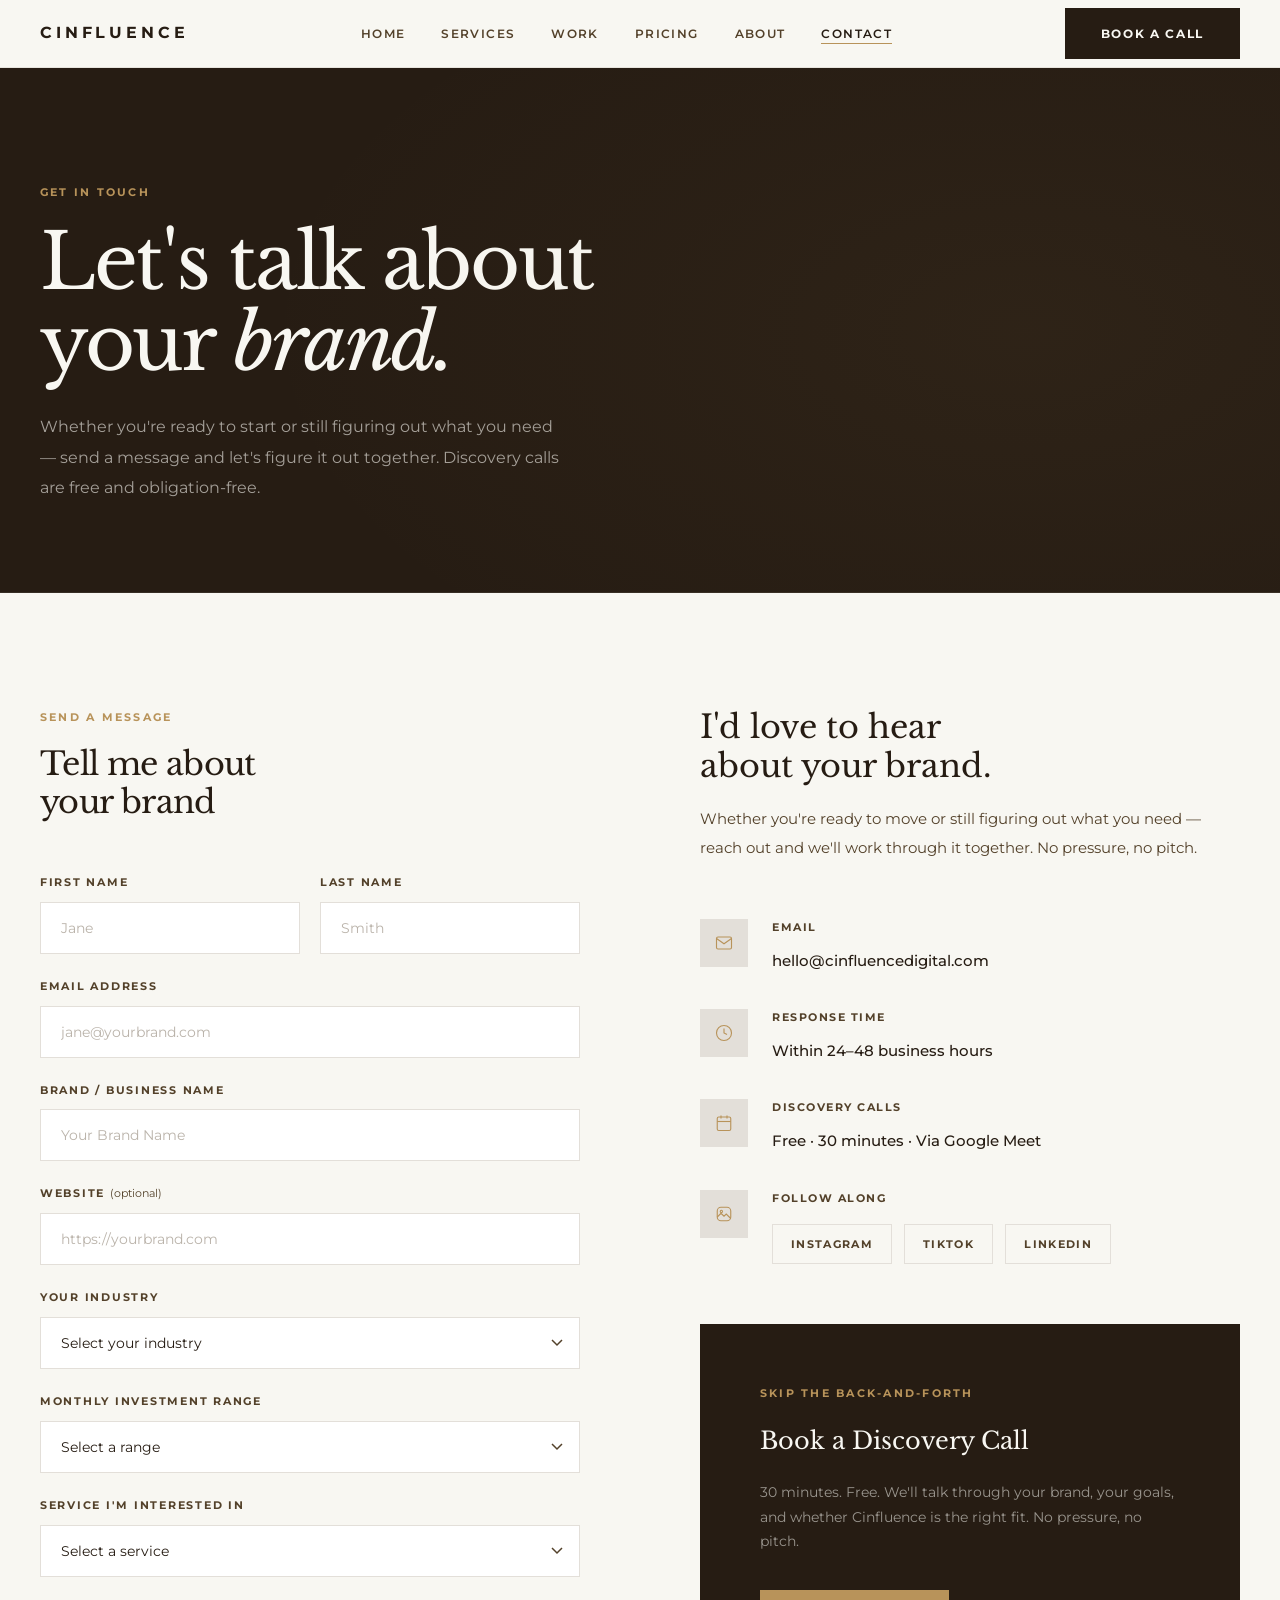
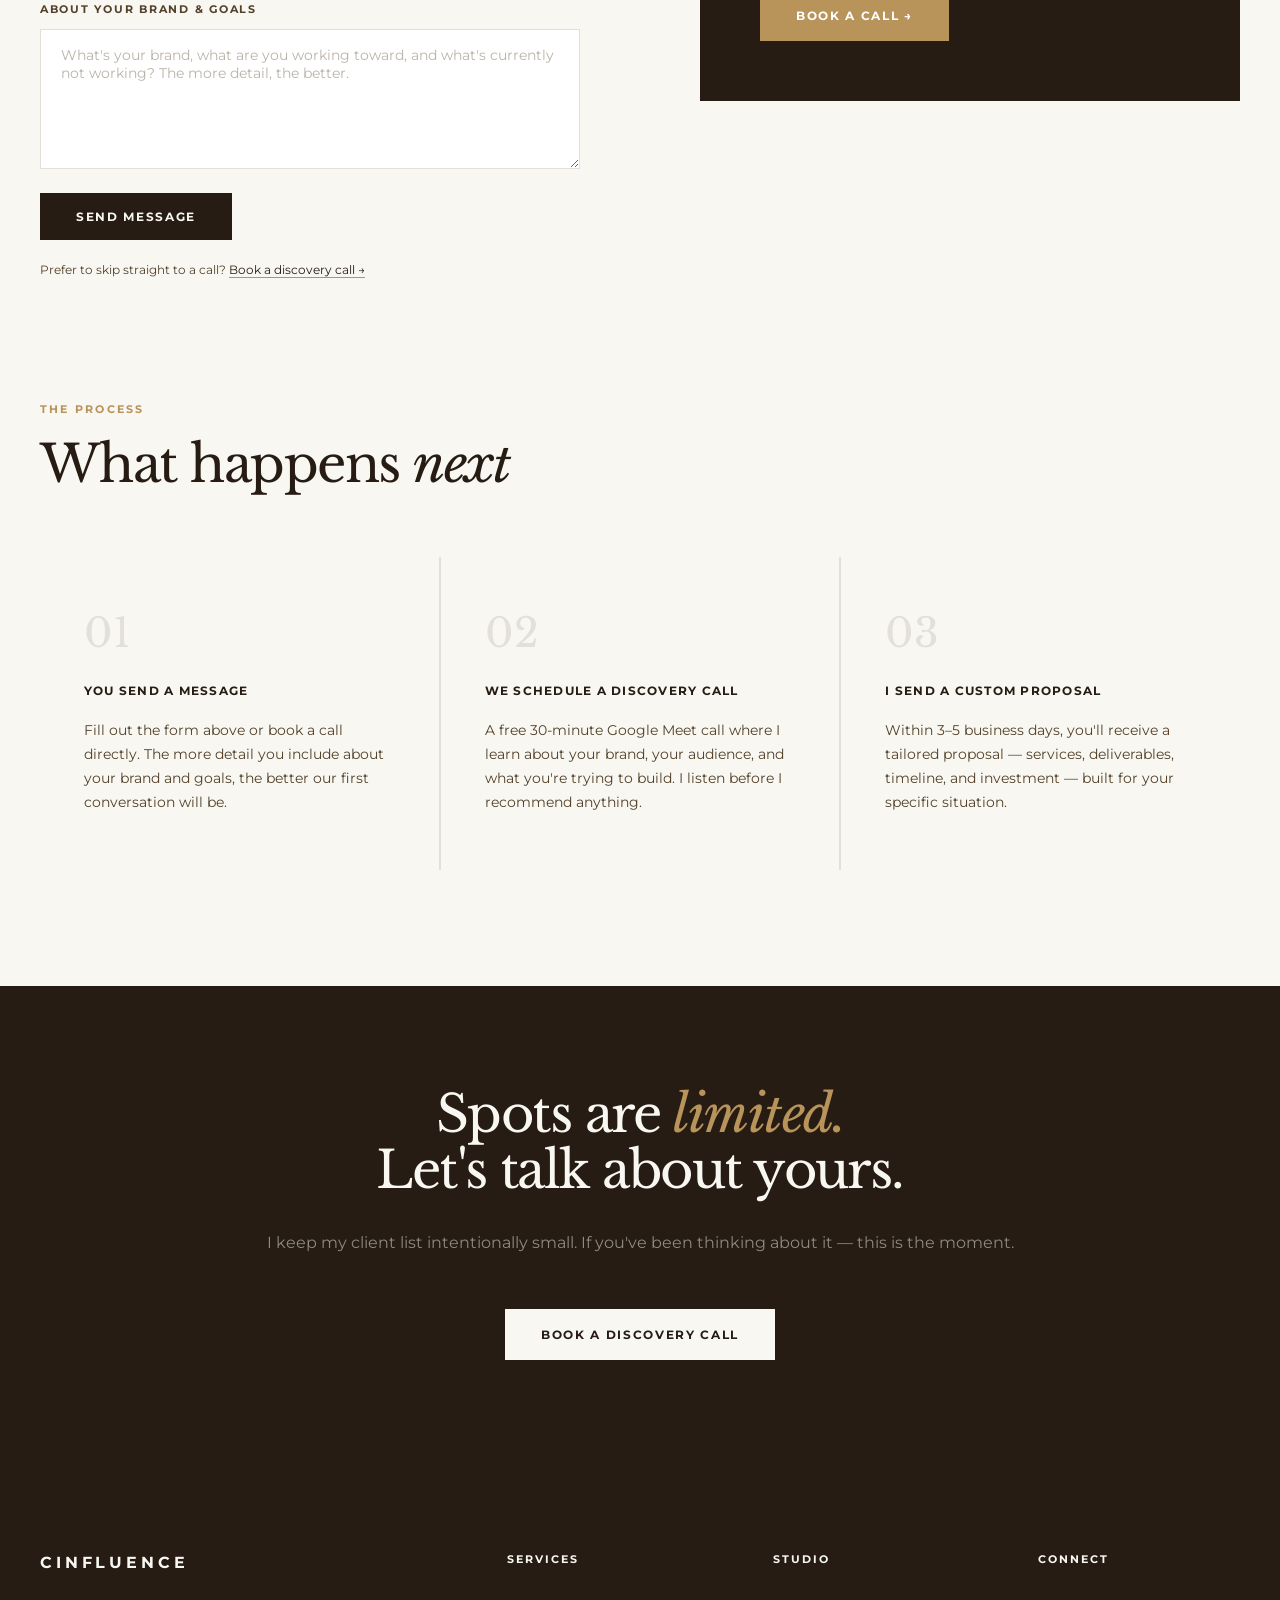
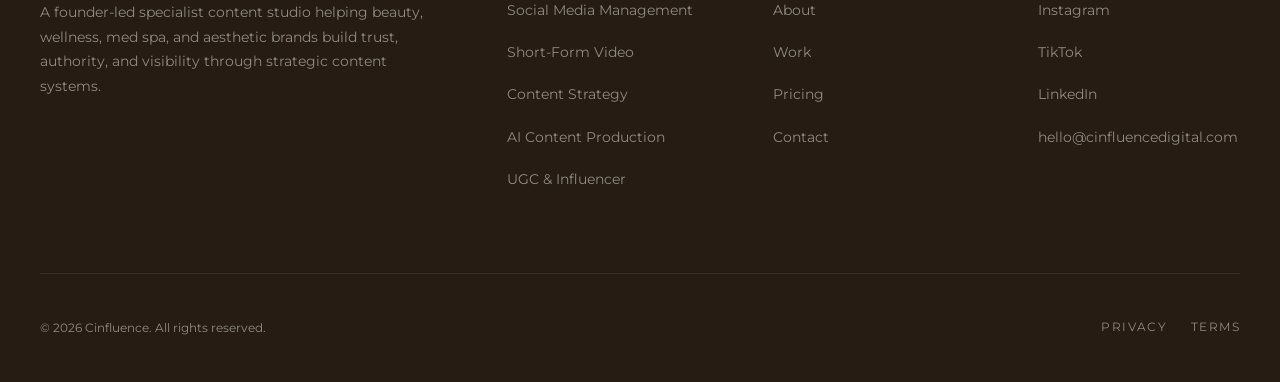
<file: contact.html>
<!DOCTYPE html>
<html lang="en">
<head>
<meta charset="UTF-8"/>
<meta name="viewport" content="width=device-width, initial-scale=1.0"/>
<title>Contact — Cinfluence</title>
<meta name="description" content="Book a free discovery call or send a message. I work with beauty, wellness, med spa, and aesthetic brands — let's talk about yours."/>
<link rel="stylesheet" href="style.css"/>
<style>
.contact-layout {
  display: grid;
  grid-template-columns: 1fr 1fr;
  gap: 120px;
  align-items: start;
}

/* Form */
.contact-form { display: flex; flex-direction: column; gap: 24px; }
.form-row { display: grid; grid-template-columns: 1fr 1fr; gap: 20px; }
.form-group { display: flex; flex-direction: column; gap: 10px; }
.form-group label {
  font-size: .68rem;
  font-weight: 700;
  letter-spacing: .16em;
  text-transform: uppercase;
  color: var(--taupe);
}
.form-group input,
.form-group select,
.form-group textarea {
  background: var(--white);
  border: 1px solid var(--stone);
  padding: 16px 20px;
  font-family: var(--ff-sans);
  font-size: .9rem;
  color: var(--espresso);
  outline: none;
  transition: border-color .2s;
  width: 100%;
  appearance: none;
  -webkit-appearance: none;
}
.form-group input::placeholder,
.form-group textarea::placeholder { color: rgba(83,65,42,.4); }
.form-group input:focus,
.form-group select:focus,
.form-group textarea:focus { border-color: var(--gold); }
.form-group textarea { resize: vertical; min-height: 140px; }
.form-group select { background-image: url("data:image/svg+xml,%3Csvg xmlns='http://www.w3.org/2000/svg' width='12' height='8' viewBox='0 0 12 8'%3E%3Cpath d='M1 1l5 5 5-5' stroke='%2353412A' fill='none' stroke-width='1.5'/%3E%3C/svg%3E"); background-repeat: no-repeat; background-position: right 16px center; padding-right: 40px; }
.form-note { font-size: .75rem; color: var(--taupe); margin-top: -4px; }
.form-note a { color: var(--espresso); border-bottom: 1px solid var(--gold); }
.form-success { display: none; text-align: center; padding: 60px 48px; background: var(--stone); }
.form-success h3 { font-family: var(--ff-serif); font-size: 1.6rem; margin-bottom: 20px; }
.form-success p  { font-size: .9rem; color: var(--taupe); }

/* Contact info */
.contact-info-col h2 { font-family: var(--ff-serif); font-size: 2rem; font-weight: 400; margin-bottom: 20px; line-height: 1.2; }
.contact-info-col > p { color: var(--taupe); line-height: 1.9; font-size: .95rem; margin-bottom: 56px; }
.contact-details { display: flex; flex-direction: column; gap: 36px; }
.contact-detail-item { display: flex; gap: 24px; align-items: flex-start; }
.contact-detail-icon {
  width: 48px; height: 48px;
  background: var(--stone);
  display: flex; align-items: center; justify-content: center;
  flex-shrink: 0;
}
.contact-detail-title { font-size: .68rem; font-weight: 700; letter-spacing: .14em; text-transform: uppercase; color: var(--taupe); margin-bottom: 12px; display: block; }
.contact-detail-val { font-size: .92rem; color: var(--espresso); font-weight: 500; }
.contact-detail-val a { color: var(--espresso); border-bottom: 1px solid transparent; transition: border-color .2s; }
.contact-detail-val a:hover { border-color: var(--gold); }
.social-links { display: flex; gap: 12px; margin-top: 16px; flex-wrap: wrap; }
.social-link {
  font-size: .7rem; font-weight: 700; letter-spacing: .12em; text-transform: uppercase;
  padding: 10px 18px;
  border: 1px solid var(--stone);
  color: var(--taupe);
  transition: all .2s;
}
.social-link:hover { background: var(--espresso); color: var(--ivory); border-color: var(--espresso); }

/* Calendly block */
.calendly-block {
  background: var(--espresso);
  padding: 60px;
  margin-top: 60px;
  position: relative;
}
.calendly-block .label { color: var(--gold); display: block; margin-bottom: 18px; }
.calendly-block h3 { font-family: var(--ff-serif); font-size: 1.5rem; font-weight: 400; color: var(--ivory); margin-bottom: 20px; }
.calendly-block p  { font-size: .85rem; color: rgba(248,247,242,.55); margin-bottom: 36px; line-height: 1.8; }

/* What to expect */
.expect-grid { display: grid; grid-template-columns: repeat(3,1fr); gap: 2px; background: var(--stone); margin-top: 64px; }
.expect-item {
  background: var(--ivory);
  padding: 56px 44px;
}
.expect-num { font-family: var(--ff-serif); font-size: 2.5rem; font-weight: 400; color: var(--stone); line-height: 1; margin-bottom: 28px; }
.expect-item h4 { font-size: .78rem; font-weight: 700; letter-spacing: .1em; text-transform: uppercase; margin-bottom: 18px; }
.expect-item p  { font-size: .85rem; color: var(--taupe); line-height: 1.75; }

@media (max-width: 1024px) {
  .contact-layout { grid-template-columns: 1fr; gap: 60px; }
  .expect-grid { grid-template-columns: 1fr; }
  .form-row { grid-template-columns: 1fr; }
}
</style>
</head>
<body>

<nav id="navbar">
  <div class="nav-inner">
    <a href="index.html" class="nav-logo">Cinfluence</a>
    <ul class="nav-links">
      <li><a href="index.html">Home</a></li>
      <li><a href="services.html">Services</a></li>
      <li><a href="work.html">Work</a></li>
      <li><a href="pricing.html">Pricing</a></li>
      <li><a href="about.html">About</a></li>
      <li><a href="contact.html" class="active">Contact</a></li>
    </ul>
    <div class="nav-cta">
      <a href="https://calendly.com/hyacinth-cinfluencedigital/discovery-call" target="_blank" class="btn btn-primary">Book a Call</a>
      <button class="hamburger" onclick="openMenu()" aria-label="Open menu"><span></span><span></span><span></span></button>
    </div>
  </div>
</nav>
<div class="mobile-menu" id="mobileMenu" role="dialog" aria-label="Navigation menu">
  <button class="mobile-close" onclick="closeMenu()" aria-label="Close menu">✕</button>
  <a href="index.html" onclick="closeMenu()">Home</a>
  <a href="services.html" onclick="closeMenu()">Services</a>
  <a href="work.html" onclick="closeMenu()">Work</a>
  <a href="pricing.html" onclick="closeMenu()">Pricing</a>
  <a href="about.html" onclick="closeMenu()">About</a>
  <a href="contact.html" onclick="closeMenu()">Contact</a>
  <a href="https://calendly.com/hyacinth-cinfluencedigital/discovery-call" target="_blank" class="btn btn-primary" onclick="closeMenu()">Book a Call</a>
</div>

<div class="nav-offset">
  <div class="page-hero">
    <div class="page-hero-bg"></div>
    <div class="container">
      <span class="label">Get In Touch</span>
      <h1 class="heading-xl">Let's talk about<br>your <em>brand.</em></h1>
      <p>Whether you're ready to start or still figuring out what you need — send a message and let's figure it out together. Discovery calls are free and obligation-free.</p>
    </div>
  </div>
</div>

<!-- ── CONTACT SECTION ────────────────────────────────── -->
<section class="section">
  <div class="container">
    <div class="contact-layout">

      <!-- Form -->
      <div class="fade-up">
        <div class="section-header" style="margin-bottom:52px">
          <span class="label">Send a Message</span>
          <h2 class="heading-md">Tell me about<br>your brand</h2>
        </div>

        <div class="form-success" id="formSuccess" role="alert">
          <svg width="40" height="40" viewBox="0 0 24 24" fill="none" stroke="var(--gold)" stroke-width="1.5" style="margin:0 auto 16px" aria-hidden="true"><polyline points="20 6 9 17 4 12"/></svg>
          <h3>Message Received</h3>
          <p>Thanks for reaching out. I'll be in touch within 24–48 business hours.</p>
        </div>

        <form class="contact-form" id="contactForm" onsubmit="handleSubmit(event)" novalidate>
          <div class="form-row">
            <div class="form-group">
              <label for="first_name">First Name</label>
              <input type="text" id="first_name" name="first_name" placeholder="Jane" required autocomplete="given-name"/>
            </div>
            <div class="form-group">
              <label for="last_name">Last Name</label>
              <input type="text" id="last_name" name="last_name" placeholder="Smith" required autocomplete="family-name"/>
            </div>
          </div>
          <div class="form-group">
            <label for="email">Email Address</label>
            <input type="email" id="email" name="email" placeholder="jane@yourbrand.com" required autocomplete="email"/>
          </div>
          <div class="form-group">
            <label for="brand">Brand / Business Name</label>
            <input type="text" id="brand" name="brand" placeholder="Your Brand Name" required/>
          </div>
          <div class="form-group">
            <label for="website">Website <span style="font-weight:400;text-transform:none;letter-spacing:0">(optional)</span></label>
            <input type="url" id="website" name="website" placeholder="https://yourbrand.com" autocomplete="url"/>
          </div>
          <div class="form-group">
            <label for="industry">Your Industry</label>
            <select id="industry" name="industry" required>
              <option value="" disabled selected>Select your industry</option>
              <option>Medical Aesthetics / Aesthetic Clinic</option>
              <option>Med Spa</option>
              <option>Beauty Clinic or Studio</option>
              <option>Wellness Studio</option>
              <option>Skincare Brand</option>
              <option>Cosmetic Practice</option>
              <option>Fashion / Apparel</option>
              <option>Lifestyle / E-Commerce</option>
              <option>Other</option>
            </select>
          </div>
          <div class="form-group">
            <label for="budget">Monthly Investment Range</label>
            <select id="budget" name="budget" required>
              <option value="" disabled selected>Select a range</option>
              <option>Under $800/mo</option>
              <option>$800/mo — Starter</option>
              <option>$1,500/mo — Growth</option>
              <option>$2,500/mo — Premium</option>
              <option>Not sure yet</option>
            </select>
          </div>
          <div class="form-group">
            <label for="service">Service I'm Interested In</label>
            <select id="service" name="service" required>
              <option value="" disabled selected>Select a service</option>
              <option>Social Media Management</option>
              <option>Short-Form Video Production</option>
              <option>Content Strategy</option>
              <option>AI Content Production</option>
              <option>UGC &amp; Influencer Partnerships</option>
              <option>Custom Proposal</option>
            </select>
          </div>
          <div class="form-group">
            <label for="message">About Your Brand &amp; Goals</label>
            <textarea id="message" name="message" placeholder="What's your brand, what are you working toward, and what's currently not working? The more detail, the better." required></textarea>
          </div>
          <button type="submit" class="btn btn-primary" style="align-self:flex-start">Send Message</button>
          <p class="form-note">Prefer to skip straight to a call? <a href="https://calendly.com/hyacinth-cinfluencedigital/discovery-call" target="_blank">Book a discovery call →</a></p>
        </form>
      </div>

      <!-- Info Column -->
      <div class="fade-up">
        <div class="contact-info-col">
          <h2>I'd love to hear<br>about your brand.</h2>
          <p>Whether you're ready to move or still figuring out what you need — reach out and we'll work through it together. No pressure, no pitch.</p>

          <div class="contact-details">
            <div class="contact-detail-item">
              <div class="contact-detail-icon">
                <svg width="18" height="18" viewBox="0 0 24 24" fill="none" stroke="var(--gold)" stroke-width="1.5" aria-hidden="true"><path d="M4 4h16c1.1 0 2 .9 2 2v12c0 1.1-.9 2-2 2H4c-1.1 0-2-.9-2-2V6c0-1.1.9-2 2-2z"/><polyline points="22,6 12,13 2,6"/></svg>
              </div>
              <div>
                <span class="contact-detail-title">Email</span>
                <div class="contact-detail-val"><a href="mailto:hello@cinfluencedigital.com">hello@cinfluencedigital.com</a></div>
              </div>
            </div>
            <div class="contact-detail-item">
              <div class="contact-detail-icon">
                <svg width="18" height="18" viewBox="0 0 24 24" fill="none" stroke="var(--gold)" stroke-width="1.5" aria-hidden="true"><circle cx="12" cy="12" r="10"/><polyline points="12 6 12 12 16 14"/></svg>
              </div>
              <div>
                <span class="contact-detail-title">Response Time</span>
                <div class="contact-detail-val">Within 24–48 business hours</div>
              </div>
            </div>
            <div class="contact-detail-item">
              <div class="contact-detail-icon">
                <svg width="18" height="18" viewBox="0 0 24 24" fill="none" stroke="var(--gold)" stroke-width="1.5" aria-hidden="true"><rect x="3" y="4" width="18" height="18" rx="2"/><line x1="16" y1="2" x2="16" y2="6"/><line x1="8" y1="2" x2="8" y2="6"/><line x1="3" y1="10" x2="21" y2="10"/></svg>
              </div>
              <div>
                <span class="contact-detail-title">Discovery Calls</span>
                <div class="contact-detail-val">Free · 30 minutes · Via Google Meet</div>
              </div>
            </div>
            <div class="contact-detail-item">
              <div class="contact-detail-icon">
                <svg width="18" height="18" viewBox="0 0 24 24" fill="none" stroke="var(--gold)" stroke-width="1.5" aria-hidden="true"><rect x="3" y="3" width="18" height="18" rx="5"/><circle cx="8.5" cy="8.5" r="1.5"/><path d="M3 16l5-5 4 4 3-3 6 6"/></svg>
              </div>
              <div>
                <span class="contact-detail-title">Follow Along</span>
                <div class="social-links">
                  <a href="https://instagram.com/cinfluence.digital" target="_blank" rel="noopener" class="social-link">Instagram</a>
                  <a href="https://tiktok.com/@cinfluence.digital" target="_blank" rel="noopener" class="social-link">TikTok</a>
                  <a href="https://linkedin.com/company/cinfluencedigital" target="_blank" rel="noopener" class="social-link">LinkedIn</a>
                </div>
              </div>
            </div>
          </div>

          <!-- Calendly CTA block -->
          <div class="calendly-block">
            <span class="label">Skip the back-and-forth</span>
            <h3>Book a Discovery Call</h3>
            <p>30 minutes. Free. We'll talk through your brand, your goals, and whether Cinfluence is the right fit. No pressure, no pitch.</p>
            <a href="https://calendly.com/hyacinth-cinfluencedigital/discovery-call" target="_blank" class="btn btn-gold">Book a Call →</a>
          </div>
        </div>
      </div>

    </div>

    <!-- What to expect -->
    <div style="margin-top:120px" class="fade-up">
      <div class="section-header" style="margin-bottom:0">
        <span class="label">The Process</span>
        <h2 class="heading-lg">What happens <em>next</em></h2>
      </div>
      <div class="expect-grid">
        <div class="expect-item">
          <div class="expect-num">01</div>
          <h4>You Send a Message</h4>
          <p>Fill out the form above or book a call directly. The more detail you include about your brand and goals, the better our first conversation will be.</p>
        </div>
        <div class="expect-item">
          <div class="expect-num">02</div>
          <h4>We Schedule a Discovery Call</h4>
          <p>A free 30-minute Google Meet call where I learn about your brand, your audience, and what you're trying to build. I listen before I recommend anything.</p>
        </div>
        <div class="expect-item">
          <div class="expect-num">03</div>
          <h4>I Send a Custom Proposal</h4>
          <p>Within 3–5 business days, you'll receive a tailored proposal — services, deliverables, timeline, and investment — built for your specific situation.</p>
        </div>
      </div>
    </div>
  </div>
</section>

<!-- ── FINAL CTA ───────────────────────────────────────── -->
<div class="statement-band" style="padding:100px 0">
  <div class="container fade-up">
    <h2 class="heading-lg" style="color:var(--ivory);margin-bottom:32px">Spots are <em>limited.</em><br>Let's talk about yours.</h2>
    <p style="color:rgba(248,247,242,.5);margin-bottom:52px">I keep my client list intentionally small. If you've been thinking about it — this is the moment.</p>
    <a href="https://calendly.com/hyacinth-cinfluencedigital/discovery-call" target="_blank" class="btn btn-ivory">Book a Discovery Call</a>
  </div>
</div>

<footer>
  <div class="container">
    <div class="footer-top">
      <div><span class="footer-logo">Cinfluence</span><p class="footer-tagline">A founder-led specialist content studio helping beauty, wellness, med spa, and aesthetic brands build trust, authority, and visibility through strategic content systems.</p></div>
      <div class="footer-col"><h5>Services</h5><ul class="footer-links"><li><a href="services.html">Social Media Management</a></li><li><a href="services.html">Short-Form Video</a></li><li><a href="services.html">Content Strategy</a></li><li><a href="services.html">AI Content Production</a></li><li><a href="services.html">UGC &amp; Influencer</a></li></ul></div>
      <div class="footer-col"><h5>Studio</h5><ul class="footer-links"><li><a href="about.html">About</a></li><li><a href="work.html">Work</a></li><li><a href="pricing.html">Pricing</a></li><li><a href="contact.html">Contact</a></li></ul></div>
      <div class="footer-col"><h5>Connect</h5><ul class="footer-links"><li><a href="https://instagram.com/cinfluence.digital" target="_blank" rel="noopener">Instagram</a></li><li><a href="https://tiktok.com/@cinfluence.digital" target="_blank" rel="noopener">TikTok</a></li><li><a href="https://linkedin.com/company/cinfluencedigital" target="_blank" rel="noopener">LinkedIn</a></li><li><a href="mailto:hello@cinfluencedigital.com">hello@cinfluencedigital.com</a></li></ul></div>
    </div>
    <div class="footer-bottom"><span>© 2026 Cinfluence. All rights reserved.</span><div class="footer-social"><a href="#">Privacy</a><a href="#">Terms</a></div></div>
  </div>
</footer>

<script src="main.js"></script>
<script>
function handleSubmit(e) {
  e.preventDefault();
  // For Netlify: add data-netlify="true" to the form tag — works automatically on deploy
  // For custom backend: replace this block with your fetch/POST call
  document.getElementById('contactForm').style.display = 'none';
  const success = document.getElementById('formSuccess');
  success.style.display = 'block';
  window.scrollTo({ top: success.offsetTop - 100, behavior: 'smooth' });
}
</script>
</body>
</html>
</file>
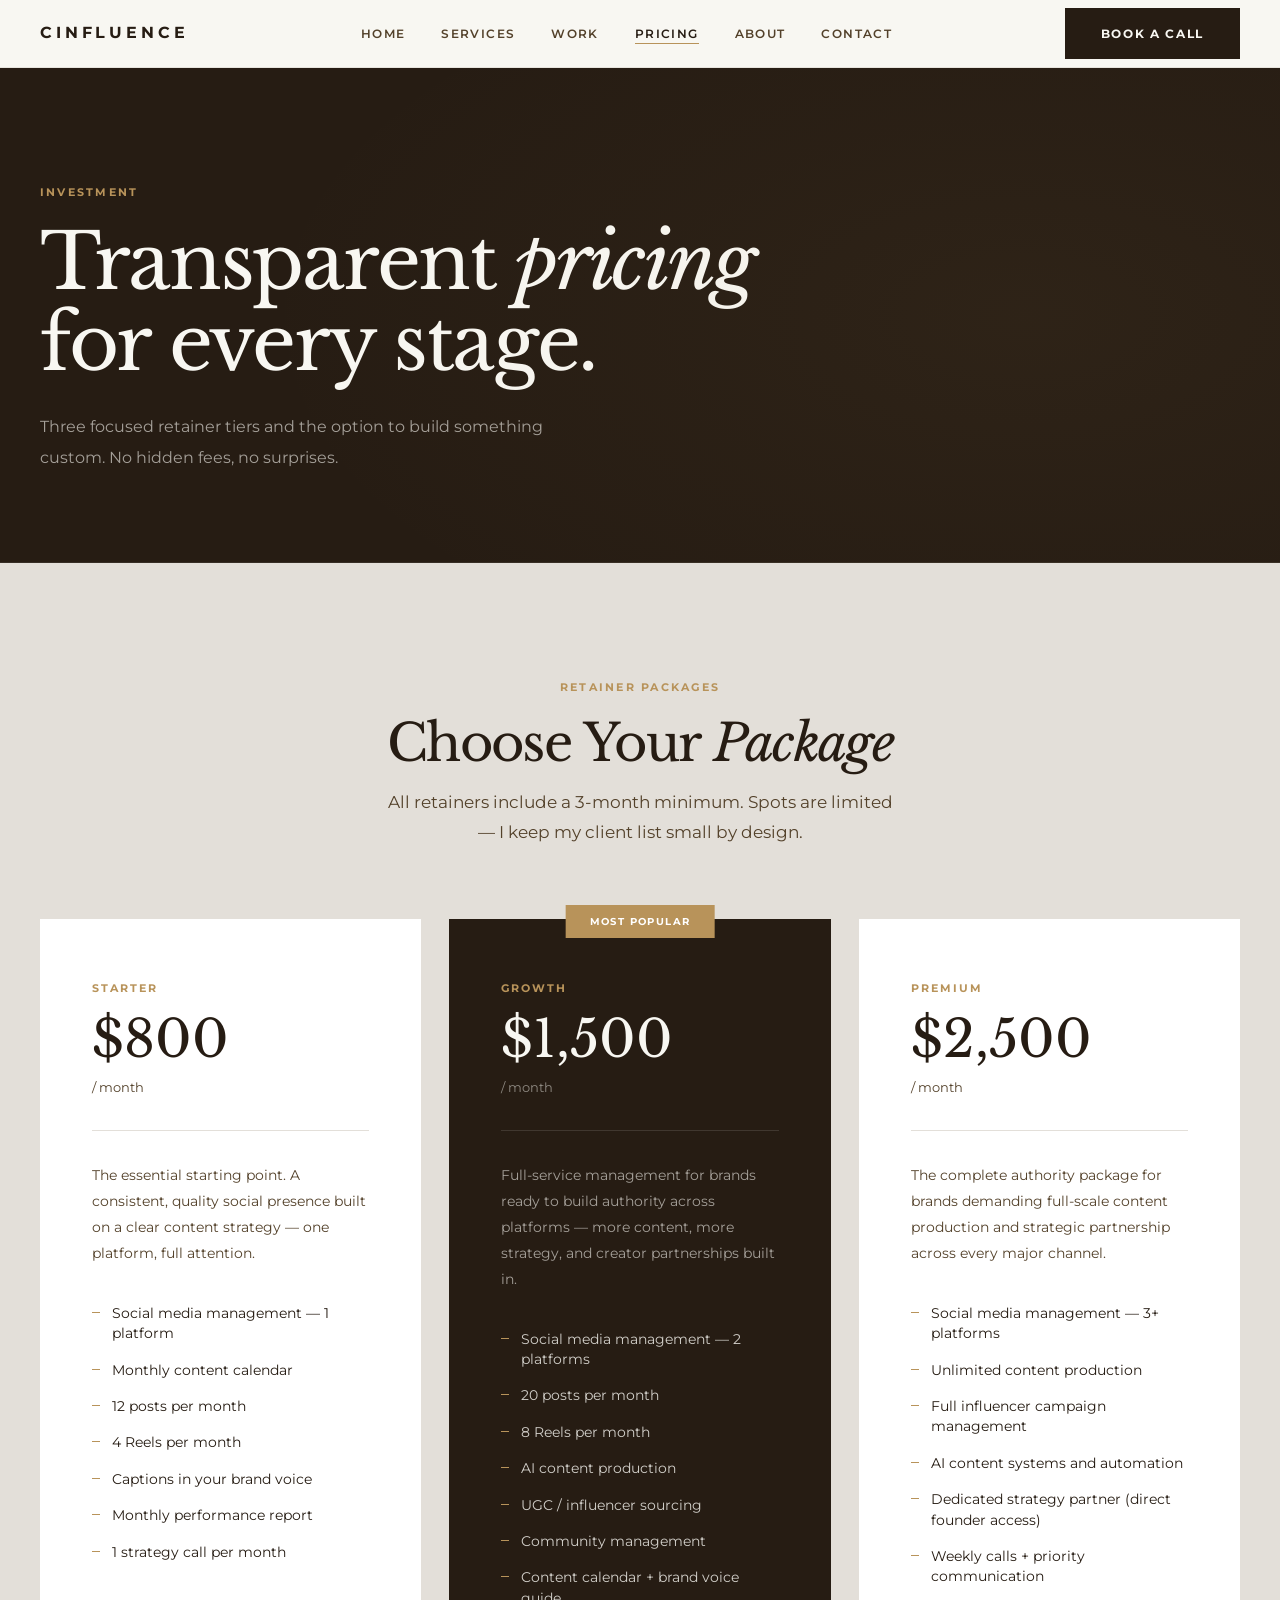
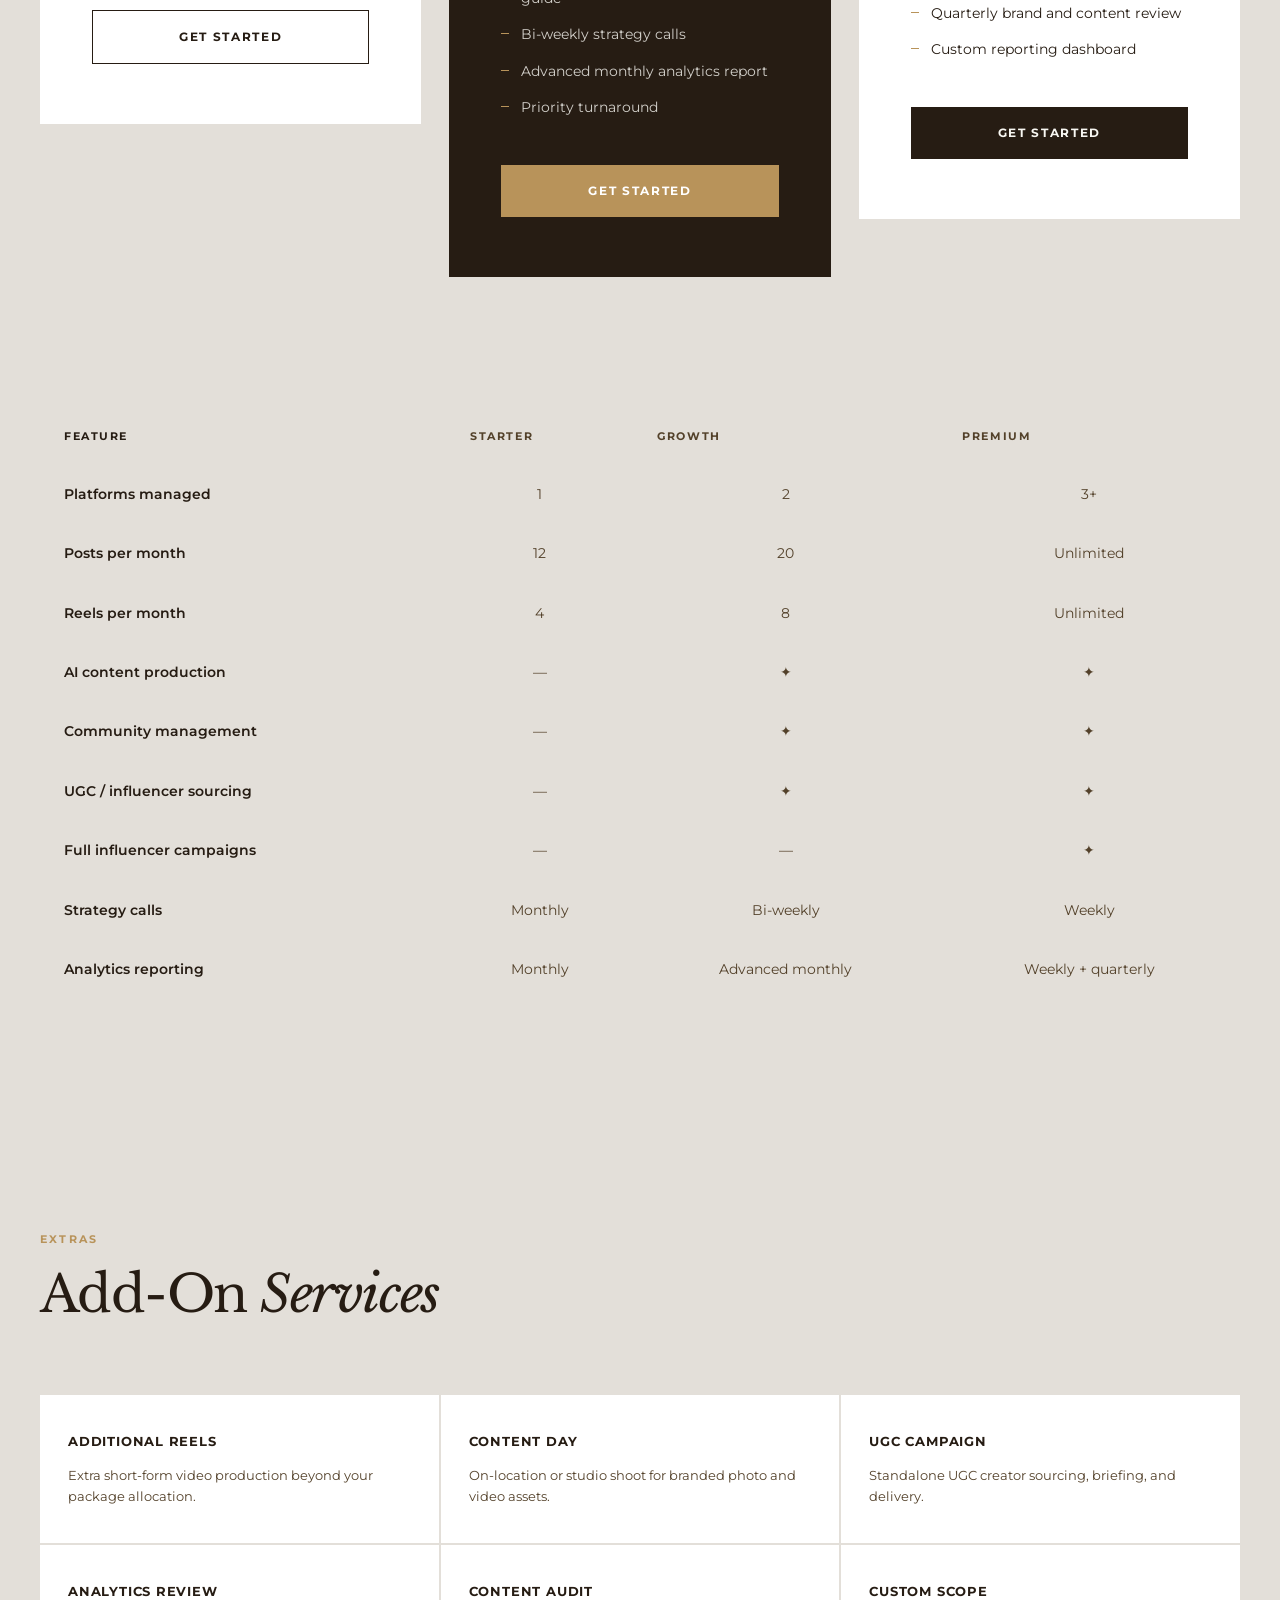
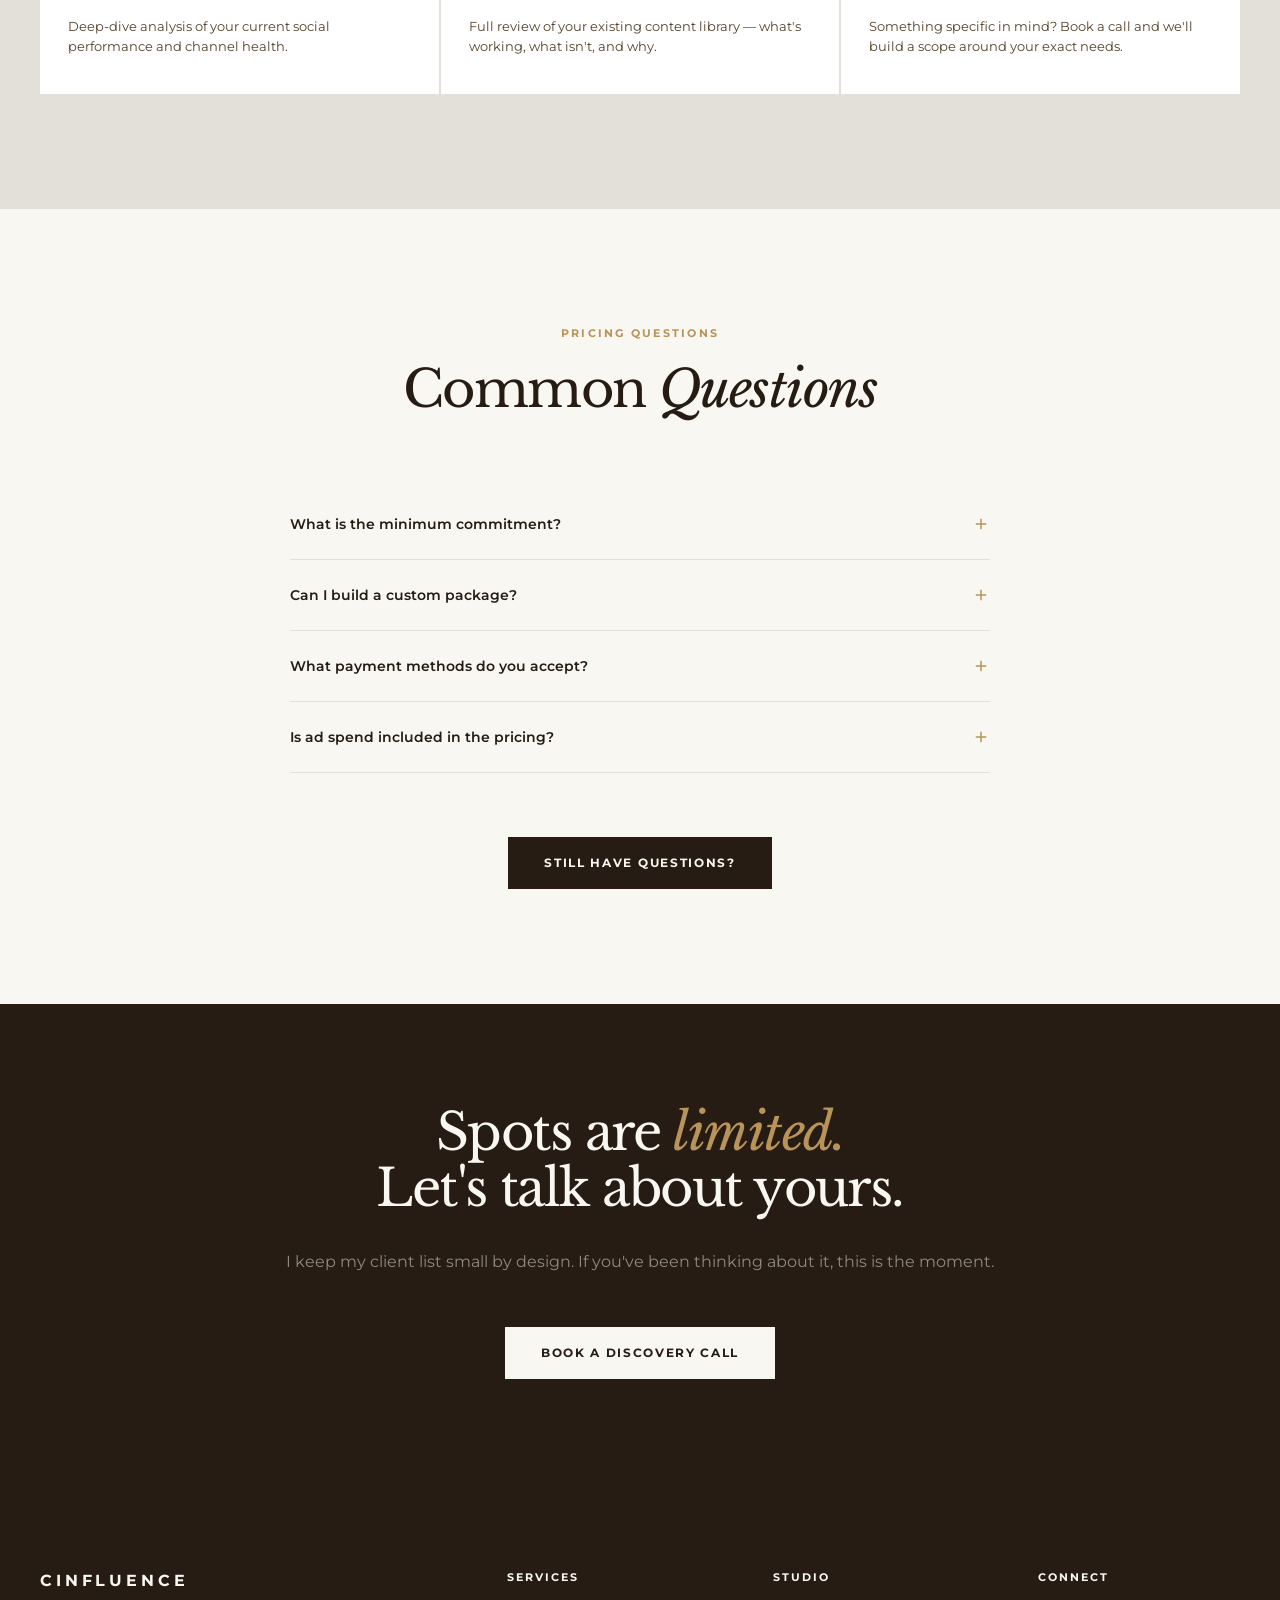
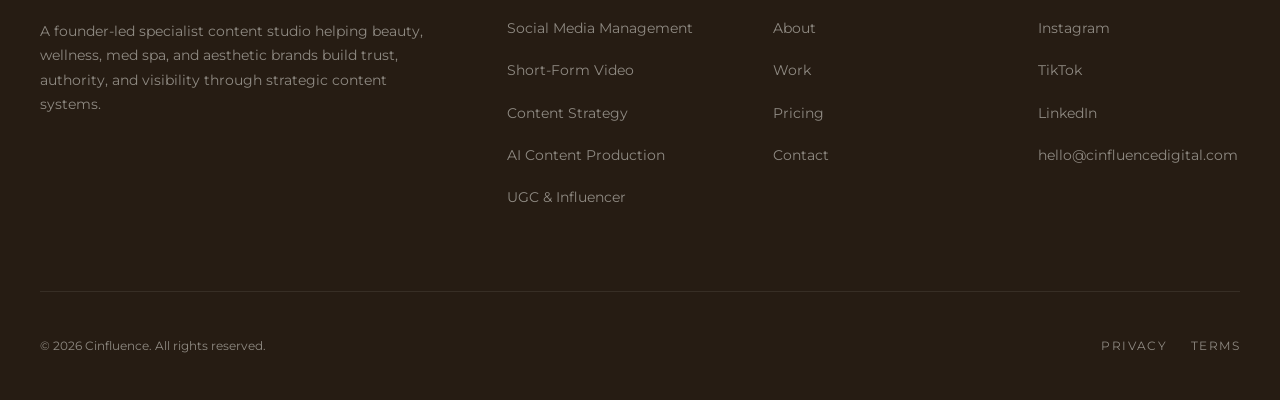
<file: pricing.html>
<!DOCTYPE html>
<html lang="en">
<head>
<meta charset="UTF-8"/>
<meta name="viewport" content="width=device-width, initial-scale=1.0"/>
<title>Pricing — Cinfluence</title>
<meta name="description" content="Transparent retainer pricing for beauty, wellness, and aesthetic brands. Three tiers — Starter, Growth, and Premium — built for brands ready to grow with purpose."/>
<link rel="stylesheet" href="style.css"/>
<style>
.pricing-grid {
  display: grid;
  grid-template-columns: repeat(3,1fr);
  gap: 28px;
  align-items: start;
  margin-top: 64px;
}
.pricing-card {
  padding: 60px 52px;
  position: relative;
  transition: transform .3s var(--ease), box-shadow .3s;
}
.pricing-card:hover { transform: translateY(-6px); box-shadow: 0 24px 60px rgba(38,28,19,.1); }
.pricing-card--light    { background: var(--white); }
.pricing-card--featured { background: var(--espresso); color: var(--ivory); }
.pricing-featured-tag {
  position: absolute;
  top: -14px; left: 50%; transform: translateX(-50%);
  background: var(--gold);
  color: var(--white);
  font-size: .62rem; font-weight: 700; letter-spacing: .14em; text-transform: uppercase;
  padding: 8px 24px;
  white-space: nowrap;
}
.pricing-tier { font-size: .7rem; font-weight: 700; letter-spacing: .18em; text-transform: uppercase; color: var(--gold); margin-bottom: 16px; display: block; }
.pricing-price { font-family: var(--ff-serif); font-size: 3.2rem; font-weight: 400; line-height: 1; margin-bottom: 12px; }
.pricing-period { font-size: .8rem; color: var(--taupe); margin-bottom: 10px; }
.pricing-card--featured .pricing-period { color: rgba(248,247,242,.5); }
.pricing-founding { font-size: .75rem; color: var(--gold); font-weight: 600; margin-bottom: 36px; display: block; }
.pricing-divider { border: none; border-top: 1px solid var(--stone); margin: 32px 0; }
.pricing-card--featured .pricing-divider { border-color: rgba(248,247,242,.12); }
.pricing-desc { font-size: .9rem; color: var(--taupe); line-height: 1.8; margin-bottom: 36px; }
.pricing-card--featured .pricing-desc { color: rgba(248,247,242,.6); }
.pricing-features { list-style: none; display: flex; flex-direction: column; gap: 16px; margin-bottom: 48px; }
.pricing-feature {
  font-size: .85rem;
  padding-left: 20px;
  position: relative;
  color: var(--espresso);
  line-height: 1.5;
}
.pricing-card--featured .pricing-feature { color: rgba(248,247,242,.82); }
.pricing-feature::before { content: ''; position: absolute; left: 0; top: 9px; width: 8px; height: 1px; background: var(--gold); }

/* Comparison table */
.compare-table { width: 100%; border-collapse: collapse; margin-top: 60px; }
.compare-table th, .compare-table td { padding: 18px 24px; text-align: left; border-bottom: 1px solid var(--stone); font-size: .85rem; }
.compare-table th { font-size: .7rem; font-weight: 700; letter-spacing: .14em; text-transform: uppercase; color: var(--taupe); background: var(--stone); }
.compare-table th:first-child { color: var(--espresso); }
.compare-table td:first-child { font-weight: 600; color: var(--espresso); }
.compare-table td:not(:first-child) { text-align: center; color: var(--taupe); }
.check { color: var(--gold); font-size: 1rem; }
.dash  { color: var(--stone); }

/* Addons */
.addons-grid { display: grid; grid-template-columns: repeat(3,1fr); gap: 2px; background: var(--stone); margin-top: 64px; }
.addon-item { background: var(--white); padding: 36px 28px; }
.addon-item h4 { font-size: .82rem; font-weight: 700; letter-spacing: .06em; text-transform: uppercase; margin-bottom: 14px; }
.addon-item p  { font-size: .8rem; color: var(--taupe); line-height: 1.6; }

/* FAQ */
.faq-list { max-width: 700px; margin: 0 auto; }
.faq-item { border-bottom: 1px solid var(--stone); }
.faq-q {
  width: 100%; background: none; border: none;
  text-align: left; padding: 26px 0;
  display: flex; justify-content: space-between; align-items: center;
  font-size: .9rem; font-weight: 600; color: var(--espresso); gap: 20px;
}
.faq-icon { width: 18px; height: 18px; flex-shrink: 0; color: var(--gold); transition: transform .3s var(--ease); }
.faq-a { max-height: 0; overflow: hidden; transition: max-height .4s var(--ease), padding .3s; font-size: .88rem; color: var(--taupe); line-height: 1.8; }
.faq-item.open .faq-a   { max-height: 220px; padding-bottom: 26px; }
.faq-item.open .faq-icon { transform: rotate(45deg); }

@media (max-width: 1024px) {
  .pricing-grid { grid-template-columns: 1fr; max-width: 500px; margin-left: auto; margin-right: auto; }
  .addons-grid { grid-template-columns: repeat(2,1fr); }
  .compare-table { display: none; }
}
@media (max-width: 768px) {
  .pricing-card { padding: 52px 32px; }
  .addons-grid { grid-template-columns: 1fr; }
}
</style>
</head>
<body>

<nav id="navbar">
  <div class="nav-inner">
    <a href="index.html" class="nav-logo">Cinfluence</a>
    <ul class="nav-links">
      <li><a href="index.html">Home</a></li>
      <li><a href="services.html">Services</a></li>
      <li><a href="work.html">Work</a></li>
      <li><a href="pricing.html" class="active">Pricing</a></li>
      <li><a href="about.html">About</a></li>
      <li><a href="contact.html">Contact</a></li>
    </ul>
    <div class="nav-cta">
      <a href="https://calendly.com/hyacinth-cinfluencedigital/discovery-call" target="_blank" class="btn btn-primary">Book a Call</a>
      <button class="hamburger" onclick="openMenu()" aria-label="Open menu"><span></span><span></span><span></span></button>
    </div>
  </div>
</nav>
<div class="mobile-menu" id="mobileMenu" role="dialog" aria-label="Navigation menu">
  <button class="mobile-close" onclick="closeMenu()" aria-label="Close menu">✕</button>
  <a href="index.html" onclick="closeMenu()">Home</a>
  <a href="services.html" onclick="closeMenu()">Services</a>
  <a href="work.html" onclick="closeMenu()">Work</a>
  <a href="pricing.html" onclick="closeMenu()">Pricing</a>
  <a href="about.html" onclick="closeMenu()">About</a>
  <a href="contact.html" onclick="closeMenu()">Contact</a>
  <a href="https://calendly.com/hyacinth-cinfluencedigital/discovery-call" target="_blank" class="btn btn-primary" onclick="closeMenu()">Book a Call</a>
</div>

<div class="nav-offset">
  <div class="page-hero">
    <div class="page-hero-bg"></div>
    <div class="container">
      <span class="label">Investment</span>
      <h1 class="heading-xl">Transparent <em>pricing</em><br>for every stage.</h1>
      <p>Three focused retainer tiers and the option to build something custom. No hidden fees, no surprises.</p>
    </div>
  </div>
</div>

<!-- ── PRICING CARDS ──────────────────────────────────── -->
<section class="section section--stone">
  <div class="container">
    <div class="section-header center fade-up">
      <span class="label">Retainer Packages</span>
      <h2 class="heading-lg">Choose Your <em>Package</em></h2>
      <p class="body-lg">All retainers include a 3-month minimum. Spots are limited — I keep my client list small by design.</p>
    </div>
    <div class="pricing-grid fade-up">

      <!-- Starter -->
      <div class="pricing-card pricing-card--light">
        <span class="pricing-tier">Starter</span>
        <div class="pricing-price">$800</div>
        <div class="pricing-period">/ month</div>
        <hr class="pricing-divider"/>
        <p class="pricing-desc">The essential starting point. A consistent, quality social presence built on a clear content strategy — one platform, full attention.</p>
        <ul class="pricing-features" aria-label="Package features">
          <li class="pricing-feature">Social media management — 1 platform</li>
          <li class="pricing-feature">Monthly content calendar</li>
          <li class="pricing-feature">12 posts per month</li>
          <li class="pricing-feature">4 Reels per month</li>
          <li class="pricing-feature">Captions in your brand voice</li>
          <li class="pricing-feature">Monthly performance report</li>
          <li class="pricing-feature">1 strategy call per month</li>
        </ul>
        <a href="https://calendly.com/hyacinth-cinfluencedigital/discovery-call" target="_blank" class="btn btn-outline" style="width:100%;text-align:center">Get Started</a>
      </div>

      <!-- Growth — Featured -->
      <div class="pricing-card pricing-card--featured">
        <div class="pricing-featured-tag">Most Popular</div>
        <span class="pricing-tier">Growth</span>
        <div class="pricing-price">$1,500</div>
        <div class="pricing-period">/ month</div>
        <hr class="pricing-divider"/>
        <p class="pricing-desc">Full-service management for brands ready to build authority across platforms — more content, more strategy, and creator partnerships built in.</p>
        <ul class="pricing-features" aria-label="Package features">
          <li class="pricing-feature">Social media management — 2 platforms</li>
          <li class="pricing-feature">20 posts per month</li>
          <li class="pricing-feature">8 Reels per month</li>
          <li class="pricing-feature">AI content production</li>
          <li class="pricing-feature">UGC / influencer sourcing</li>
          <li class="pricing-feature">Community management</li>
          <li class="pricing-feature">Content calendar + brand voice guide</li>
          <li class="pricing-feature">Bi-weekly strategy calls</li>
          <li class="pricing-feature">Advanced monthly analytics report</li>
          <li class="pricing-feature">Priority turnaround</li>
        </ul>
        <a href="https://calendly.com/hyacinth-cinfluencedigital/discovery-call" target="_blank" class="btn btn-gold" style="width:100%;text-align:center">Get Started</a>
      </div>

      <!-- Premium -->
      <div class="pricing-card pricing-card--light">
        <span class="pricing-tier">Premium</span>
        <div class="pricing-price">$2,500</div>
        <div class="pricing-period">/ month</div>
        <hr class="pricing-divider"/>
        <p class="pricing-desc">The complete authority package for brands demanding full-scale content production and strategic partnership across every major channel.</p>
        <ul class="pricing-features" aria-label="Package features">
          <li class="pricing-feature">Social media management — 3+ platforms</li>
          <li class="pricing-feature">Unlimited content production</li>
          <li class="pricing-feature">Full influencer campaign management</li>
          <li class="pricing-feature">AI content systems and automation</li>
          <li class="pricing-feature">Dedicated strategy partner (direct founder access)</li>
          <li class="pricing-feature">Weekly calls + priority communication</li>
          <li class="pricing-feature">Quarterly brand and content review</li>
          <li class="pricing-feature">Custom reporting dashboard</li>
        </ul>
        <a href="https://calendly.com/hyacinth-cinfluencedigital/discovery-call" target="_blank" class="btn btn-primary" style="width:100%;text-align:center">Get Started</a>
      </div>

    </div>

    <!-- Comparison Table -->
    <div class="fade-up" style="overflow-x:auto;margin-top:72px">
      <table class="compare-table" aria-label="Package comparison">
        <thead>
          <tr>
            <th>Feature</th>
            <th>Starter</th>
            <th>Growth</th>
            <th>Premium</th>
          </tr>
        </thead>
        <tbody>
          <tr><td>Platforms managed</td><td>1</td><td>2</td><td>3+</td></tr>
          <tr><td>Posts per month</td><td>12</td><td>20</td><td>Unlimited</td></tr>
          <tr><td>Reels per month</td><td>4</td><td>8</td><td>Unlimited</td></tr>
          <tr><td>AI content production</td><td class="dash">—</td><td class="check">✦</td><td class="check">✦</td></tr>
          <tr><td>Community management</td><td class="dash">—</td><td class="check">✦</td><td class="check">✦</td></tr>
          <tr><td>UGC / influencer sourcing</td><td class="dash">—</td><td class="check">✦</td><td class="check">✦</td></tr>
          <tr><td>Full influencer campaigns</td><td class="dash">—</td><td class="dash">—</td><td class="check">✦</td></tr>
          <tr><td>Strategy calls</td><td>Monthly</td><td>Bi-weekly</td><td>Weekly</td></tr>
          <tr><td>Analytics reporting</td><td>Monthly</td><td>Advanced monthly</td><td>Weekly + quarterly</td></tr>
        </tbody>
      </table>
    </div>
  </div>
</section>

<!-- ── ADD-ONS ─────────────────────────────────────────── -->
<section class="section section--stone">
  <div class="container">
    <div class="section-header fade-up">
      <span class="label">Extras</span>
      <h2 class="heading-lg">Add-On <em>Services</em></h2>
    </div>
      <div class="addons-grid fade-up">
      <div class="addon-item"><h4>Additional Reels</h4><p>Extra short-form video production beyond your package allocation.</p></div>
      <div class="addon-item"><h4>Content Day</h4><p>On-location or studio shoot for branded photo and video assets.</p></div>
      <div class="addon-item"><h4>UGC Campaign</h4><p>Standalone UGC creator sourcing, briefing, and delivery.</p></div>
      <div class="addon-item"><h4>Analytics Review</h4><p>Deep-dive analysis of your current social performance and channel health.</p></div>
      <div class="addon-item"><h4>Content Audit</h4><p>Full review of your existing content library — what's working, what isn't, and why.</p></div>
      <div class="addon-item"><h4>Custom Scope</h4><p>Something specific in mind? Book a call and we'll build a scope around your exact needs.</p></div>
    </div>
  </div>
</section>

<!-- ── PRICING FAQ ─────────────────────────────────────── -->
<section class="section">
  <div class="container">
    <div class="section-header center fade-up">
      <span class="label">Pricing Questions</span>
      <h2 class="heading-lg">Common <em>Questions</em></h2>
    </div>
      <div class="faq-list fade-up">
      <div class="faq-item"><button class="faq-q" onclick="toggleFaq(this)">What is the minimum commitment?<svg class="faq-icon" viewBox="0 0 24 24" fill="none" stroke="currentColor" stroke-width="2" aria-hidden="true"><line x1="12" y1="5" x2="12" y2="19"/><line x1="5" y1="12" x2="19" y2="12"/></svg></button><div class="faq-a">I ask for a 3-month minimum on all retainer packages. Building authority through content is a compounding process — 3 months is the realistic starting point for meaningful, directional results. After that, we work month-to-month.</div></div>
      <div class="faq-item"><button class="faq-q" onclick="toggleFaq(this)">Can I build a custom package?<svg class="faq-icon" viewBox="0 0 24 24" fill="none" stroke="currentColor" stroke-width="2" aria-hidden="true"><line x1="12" y1="5" x2="12" y2="19"/><line x1="5" y1="12" x2="19" y2="12"/></svg></button><div class="faq-a">Yes. If none of the standard packages fit your situation, book a discovery call and I'll build a custom proposal tailored to your brand, budget, and goals.</div></div>
      <div class="faq-item"><button class="faq-q" onclick="toggleFaq(this)">What payment methods do you accept?<svg class="faq-icon" viewBox="0 0 24 24" fill="none" stroke="currentColor" stroke-width="2" aria-hidden="true"><line x1="12" y1="5" x2="12" y2="19"/><line x1="5" y1="12" x2="19" y2="12"/></svg></button><div class="faq-a">Bank transfers, PayPal, Wise, and major credit cards. Invoices are issued monthly in advance. Payment details are confirmed during onboarding.</div></div>
      <div class="faq-item"><button class="faq-q" onclick="toggleFaq(this)">Is ad spend included in the pricing?<svg class="faq-icon" viewBox="0 0 24 24" fill="none" stroke="currentColor" stroke-width="2" aria-hidden="true"><line x1="12" y1="5" x2="12" y2="19"/><line x1="5" y1="12" x2="19" y2="12"/></svg></button><div class="faq-a">No. If your package includes paid advertising management, ad spend is separate and paid directly to the platform. Our fee covers strategy, creative, and campaign management.</div></div>
    </div>
    <div style="text-align:center;margin-top:64px" class="fade-up">
      <a href="contact.html" class="btn btn-primary">Still Have Questions?</a>
    </div>
  </div>
</section>

<!-- ── CTA ────────────────────────────────────────────── -->
<div class="statement-band" style="padding:100px 0">
  <div class="container fade-up">
    <h2 class="heading-lg" style="color:var(--ivory);margin-bottom:32px">Spots are <em>limited.</em><br>Let's talk about yours.</h2>
    <p style="color:rgba(248,247,242,.5);margin-bottom:52px">I keep my client list small by design. If you've been thinking about it, this is the moment.</p>
    <a href="https://calendly.com/hyacinth-cinfluencedigital/discovery-call" target="_blank" class="btn btn-ivory">Book a Discovery Call</a>
  </div>
</div>

<footer>
  <div class="container">
    <div class="footer-top">
      <div><span class="footer-logo">Cinfluence</span><p class="footer-tagline">A founder-led specialist content studio helping beauty, wellness, med spa, and aesthetic brands build trust, authority, and visibility through strategic content systems.</p></div>
      <div class="footer-col"><h5>Services</h5><ul class="footer-links"><li><a href="services.html">Social Media Management</a></li><li><a href="services.html">Short-Form Video</a></li><li><a href="services.html">Content Strategy</a></li><li><a href="services.html">AI Content Production</a></li><li><a href="services.html">UGC &amp; Influencer</a></li></ul></div>
      <div class="footer-col"><h5>Studio</h5><ul class="footer-links"><li><a href="about.html">About</a></li><li><a href="work.html">Work</a></li><li><a href="pricing.html">Pricing</a></li><li><a href="contact.html">Contact</a></li></ul></div>
      <div class="footer-col"><h5>Connect</h5><ul class="footer-links"><li><a href="https://instagram.com/cinfluence.digital" target="_blank" rel="noopener">Instagram</a></li><li><a href="https://tiktok.com/@cinfluence.digital" target="_blank" rel="noopener">TikTok</a></li><li><a href="https://linkedin.com/company/cinfluencedigital" target="_blank" rel="noopener">LinkedIn</a></li><li><a href="mailto:hello@cinfluencedigital.com">hello@cinfluencedigital.com</a></li></ul></div>
    </div>
    <div class="footer-bottom"><span>© 2026 Cinfluence. All rights reserved.</span><div class="footer-social"><a href="#">Privacy</a><a href="#">Terms</a></div></div>
  </div>
</footer>
<script src="main.js"></script>
</body>
</html>
</file>
<file: style.css>
/* ═══════════════════════════════════════════════════
   CINFLUENCE — Global Stylesheet v3
   Fonts: Libre Baskerville (serif) + Montserrat (sans)
   Layout: min() container system, fluid clamp() rhythm
═══════════════════════════════════════════════════ */

@import url('https://fonts.googleapis.com/css2?family=Libre+Baskerville:ital,wght@0,400;0,700;1,400&family=Montserrat:wght@400;500;600;700&display=swap');

/* ── RESET ─────────────────────────────────────────── */
*, *::before, *::after { box-sizing: border-box; margin: 0; padding: 0; }
html { scroll-behavior: smooth; }

/* ── TOKENS ────────────────────────────────────────── */
:root {
  --ivory:    #F8F7F2;
  --white:    #FFFFFF;
  --espresso: #261C13;
  --coffee:   #32251A;
  --stone:    #E3DFD9;
  --taupe:    #53412A;
  --bark:     #53412A;
  --sage:     #3A4137;
  --gold:     #B8935A;
  --ff-serif: 'Libre Baskerville', Georgia, serif;
  --ff-sans:  'Montserrat', sans-serif;
  --ease:     cubic-bezier(.25,.46,.45,.94);
  --nav-h:    68px;
}

/* ── BASE ──────────────────────────────────────────── */
body {
  background: var(--ivory);
  color: var(--espresso);
  font-family: var(--ff-sans);
  font-size: 16px;
  line-height: 1.65;
  overflow-x: hidden;
}
img { display: block; max-width: 100%; }
a { text-decoration: none; color: inherit; }
button { cursor: pointer; font-family: var(--ff-sans); }

/* ── TYPOGRAPHY ────────────────────────────────────── */
.heading-xl {
  font-family: var(--ff-serif);
  font-size: clamp(2.8rem, 6vw, 5.5rem);
  font-weight: 400;
  line-height: 1.06;
  letter-spacing: -.03em;
}
.heading-lg {
  font-family: var(--ff-serif);
  font-size: clamp(2rem, 4vw, 3.5rem);
  font-weight: 400;
  line-height: 1.1;
  letter-spacing: -.03em;
}
.heading-md {
  font-family: var(--ff-serif);
  font-size: clamp(1.4rem, 2.5vw, 2.2rem);
  font-weight: 400;
  line-height: 1.2;
  letter-spacing: -.02em;
}
.heading-sm {
  font-family: var(--ff-serif);
  font-size: clamp(1.2rem, 2vw, 1.6rem);
  font-weight: 400;
  line-height: 1.3;
}
em { font-style: italic; }
.label {
  font-family: var(--ff-sans);
  font-size: .7rem;
  font-weight: 700;
  letter-spacing: .2em;
  text-transform: uppercase;
}
.body-lg { font-size: 1.05rem; line-height: 1.8; color: var(--taupe); }
.body-sm { font-size: .875rem; line-height: 1.75; color: var(--taupe); }

/* ── LAYOUT ─────────────────────────────────────────── */
/*
 * Container system — single source of truth.
 * min(100% - Npx, maxW) guarantees content is always
 * at least N/2 px from the viewport edge at any width.
 * margin-inline: auto centers it.
 *
 * Default gutter: 80px total → 40px each side minimum.
 * At 1440px+: 120px total → 60px each side minimum.
 * Tablet 1024px: 56px total → 28px each side.
 * Mobile 640px:  40px total → 20px each side.
 */
.container {
  width: min(100% - 80px, 1280px);
  margin-inline: auto;
}

/* Fluid section vertical rhythm */
.section { padding: clamp(80px, 9vw, 128px) 0; }
.section--dark  { background: var(--espresso); color: var(--ivory); }
.section--stone { background: var(--stone); }
.section--white { background: var(--white); }

/* ── BUTTONS ───────────────────────────────────────── */
.btn {
  display: inline-block;
  font-family: var(--ff-sans);
  font-size: .75rem;
  font-weight: 700;
  letter-spacing: .14em;
  text-transform: uppercase;
  padding: 16px 36px;
  border: none;
  transition: all .3s var(--ease);
}
.btn-primary  { background: var(--espresso); color: var(--ivory); }
.btn-primary:hover  { background: var(--coffee); transform: translateY(-2px); box-shadow: 0 12px 40px rgba(38,28,19,.2); }
.btn-outline  { background: transparent; color: var(--espresso); border: 1.5px solid var(--espresso); }
.btn-outline:hover  { background: var(--espresso); color: var(--ivory); }
.btn-outline-light { background: transparent; color: var(--ivory); border: 1.5px solid rgba(248,247,242,.35); }
.btn-outline-light:hover { background: var(--ivory); color: var(--espresso); }
.btn-ivory    { background: var(--ivory); color: var(--espresso); }
.btn-ivory:hover    { background: var(--white); transform: translateY(-2px); }
.btn-gold     { background: var(--gold); color: var(--white); }
.btn-gold:hover     { opacity: .88; transform: translateY(-2px); }
.btn-group    { display: flex; gap: 16px; flex-wrap: wrap; }

/* ── NAVIGATION ────────────────────────────────────── */
nav {
  position: fixed;
  top: 0; left: 0; right: 0;
  z-index: 999;
  height: var(--nav-h);
  background: rgba(248,247,242,.96);
  backdrop-filter: blur(14px);
  -webkit-backdrop-filter: blur(14px);
  border-bottom: 1px solid rgba(83,65,42,.1);
  transition: box-shadow .3s;
}
nav.scrolled { box-shadow: 0 2px 30px rgba(38,28,19,.08); }
/* Nav inner tracks the same container formula */
.nav-inner {
  width: min(100% - 80px, 1280px);
  margin-inline: auto;
  height: 100%;
  display: flex;
  align-items: center;
  justify-content: space-between;
  gap: 32px;
}
.nav-logo {
  font-family: var(--ff-sans);
  font-size: 1rem;
  font-weight: 700;
  letter-spacing: .24em;
  text-transform: uppercase;
  color: var(--espresso);
  flex-shrink: 0;
}
.nav-links {
  display: flex;
  gap: 36px;
  list-style: none;
}
.nav-links a {
  font-size: .72rem;
  font-weight: 600;
  letter-spacing: .12em;
  text-transform: uppercase;
  color: var(--taupe);
  transition: color .2s;
  position: relative;
}
.nav-links a::after {
  content: '';
  position: absolute;
  bottom: -3px; left: 0;
  width: 0; height: 1px;
  background: var(--gold);
  transition: width .3s var(--ease);
}
.nav-links a:hover,
.nav-links a.active { color: var(--espresso); }
.nav-links a:hover::after,
.nav-links a.active::after { width: 100%; }
.nav-cta { flex-shrink: 0; }
.hamburger { display: none; flex-direction: column; gap: 5px; background: none; border: none; padding: 4px; }
.hamburger span { width: 24px; height: 1.5px; background: var(--espresso); display: block; transition: .3s; }

/* Mobile menu */
.mobile-menu {
  display: none;
  position: fixed;
  inset: 0;
  background: var(--ivory);
  z-index: 998;
  flex-direction: column;
  align-items: center;
  justify-content: center;
  gap: 36px;
}
.mobile-menu.open { display: flex; }
.mobile-menu a {
  font-family: var(--ff-serif);
  font-size: 2.2rem;
  color: var(--espresso);
  font-weight: 400;
  transition: color .2s;
}
.mobile-menu a:hover { color: var(--gold); }
.mobile-close {
  position: absolute;
  top: 24px; right: 40px;
  font-size: 1.4rem;
  background: none; border: none;
  color: var(--espresso);
}
.nav-offset { padding-top: var(--nav-h); }

/* ── PAGE HERO (inner pages) ───────────────────────── */
.page-hero {
  background: var(--espresso);
  padding: clamp(80px, 9vw, 120px) 0 clamp(64px, 7vw, 100px);
  position: relative;
  overflow: hidden;
}
.page-hero::after {
  content: '';
  position: absolute;
  bottom: 0; left: 0; right: 0;
  height: 1px;
  background: rgba(248,247,242,.08);
}
.page-hero-bg {
  position: absolute; inset: 0;
  background: radial-gradient(ellipse 60% 80% at 80% 50%, rgba(178,147,91,.06), transparent);
  pointer-events: none;
}
.page-hero .label { color: var(--gold); display: block; margin-bottom: 20px; }
.page-hero .heading-xl { color: var(--ivory); }
.page-hero p { color: rgba(248,247,242,.6); max-width: 520px; margin-top: 28px; font-size: 1rem; line-height: 1.9; }

/* ── SECTION HEADER ────────────────────────────────── */
.section-header { margin-bottom: 72px; }
.section-header .label { color: var(--gold); display: block; margin-bottom: 18px; }
.section-header.center { text-align: center; }
.section-header.center p { max-width: 520px; margin: 16px auto 0; }

/* ── IMAGE PLACEHOLDER ─────────────────────────────── */
.img-ph {
  width: 100%; height: 100%;
  display: flex;
  flex-direction: column;
  align-items: center;
  justify-content: center;
  gap: 14px;
  background: var(--stone);
  border: 2px dashed rgba(83,65,42,.25);
  color: var(--taupe);
  text-align: center;
  padding: 32px;
}
.img-ph svg { opacity: .35; }
.img-ph .ph-title { font-size: .72rem; font-weight: 700; letter-spacing: .1em; text-transform: uppercase; }
.img-ph .ph-sub   { font-size: .7rem; opacity: .6; line-height: 1.6; }

/* ── STATEMENT BAND ────────────────────────────────── */
.statement-band {
  background: var(--espresso);
  padding: clamp(80px, 9vw, 112px) 0;
  text-align: center;
}
.statement-band .heading-lg { color: var(--ivory); }
.statement-band em { color: var(--gold); }

/* ── GOLD RULE ─────────────────────────────────────── */
.gold-rule { display: inline-block; width: 40px; height: 1px; background: var(--gold); vertical-align: middle; margin-right: 14px; }

/* ── PHONE MOCKUP ──────────────────────────────────── */
.phone {
  position: relative;
  flex-shrink: 0;
}
.phone-frame {
  background: #1a110b;
  border-radius: 36px;
  padding: 9px;
  box-shadow: 0 40px 80px rgba(0,0,0,.4), inset 0 0 0 1px rgba(255,255,255,.07);
  position: relative;
}
.phone-notch {
  position: absolute;
  top: 9px; left: 50%; transform: translateX(-50%);
  width: 60px; height: 20px;
  background: #1a110b;
  border-radius: 0 0 13px 13px;
  z-index: 10;
}
.phone-btn {
  position: absolute;
  right: -3px; top: 80px;
  width: 3px; height: 55px;
  background: #110b07;
  border-radius: 0 2px 2px 0;
}
.phone-screen {
  border-radius: 28px;
  overflow: hidden;
  aspect-ratio: 9/19.5;
  position: relative;
  background: var(--stone);
}
.phone-screen .img-ph { border: none; }

/* ── SCROLL STRIP ──────────────────────────────────── */
.scroll-strip-wrap {
  overflow: hidden;
  position: relative;
}
.scroll-strip-wrap::before,
.scroll-strip-wrap::after {
  content: '';
  position: absolute;
  top: 0; bottom: 0;
  width: 140px;
  z-index: 2;
  pointer-events: none;
}
.scroll-strip-wrap::before { left: 0; background: linear-gradient(to right, var(--espresso), transparent); }
.scroll-strip-wrap::after  { right: 0; background: linear-gradient(to left,  var(--espresso), transparent); }
.scroll-track {
  display: flex;
  gap: 28px;
  width: max-content;
  animation: scrollLeft 30s linear infinite;
  padding: 32px 0 52px;
}
.scroll-track:hover { animation-play-state: paused; }
@keyframes scrollLeft {
  0%   { transform: translateX(0); }
  100% { transform: translateX(-50%); }
}
.strip-phone {
  width: 155px;
  flex-shrink: 0;
  transition: transform .4s var(--ease);
}
.strip-phone:nth-child(odd)  { margin-top: 20px; }
.strip-phone:nth-child(even) { margin-top: 0; }
.strip-phone:hover { transform: scale(1.06) translateY(-8px); }

/* ── FLOAT PHONES ──────────────────────────────────── */
.float-phone { animation-timing-function: ease-in-out; animation-iteration-count: infinite; }
.float-phone.f1 { animation-name: f1; animation-duration: 5s; }
.float-phone.f2 { animation-name: f2; animation-duration: 6.2s; }
.float-phone.f3 { animation-name: f3; animation-duration: 4.8s; }
.float-phone.f4 { animation-name: f4; animation-duration: 5.6s; }
.float-phone.f5 { animation-name: f5; animation-duration: 6.8s; }
@keyframes f1 { 0%,100%{transform:translateY(0)    rotate(-1.5deg)} 50%{transform:translateY(-22px) rotate(-1.5deg)} }
@keyframes f2 { 0%,100%{transform:translateY(-8px)  rotate(0deg)}   50%{transform:translateY(-30px) rotate(0deg)} }
@keyframes f3 { 0%,100%{transform:translateY(4px)   rotate(1.5deg)} 50%{transform:translateY(-18px) rotate(1.5deg)} }
@keyframes f4 { 0%,100%{transform:translateY(-4px)  rotate(-1deg)}  50%{transform:translateY(-26px) rotate(-1deg)} }
@keyframes f5 { 0%,100%{transform:translateY(8px)   rotate(2deg)}   50%{transform:translateY(-14px) rotate(2deg)} }

/* ── CARD STYLES ───────────────────────────────────── */
.card {
  background: var(--white);
  padding: clamp(36px, 4vw, 56px) clamp(28px, 3.5vw, 44px);
  position: relative;
  transition: transform .3s var(--ease), box-shadow .3s;
}
.card:hover { transform: translateY(-4px); box-shadow: 0 20px 60px rgba(38,28,19,.08); }
.card-dark { background: var(--espresso); color: var(--ivory); }

/* ── FADE UP ANIMATION ─────────────────────────────── */
.fade-up {
  opacity: 0;
  transform: translateY(36px);
  transition: opacity .7s var(--ease), transform .7s var(--ease);
}
.fade-up.visible { opacity: 1; transform: translateY(0); }

/* ── TRUST BAR LOGOS ───────────────────────────────── */
.trust-logo {
  height: 28px;
  width: auto;
  max-width: 120px;
  opacity: .4;
  filter: grayscale(100%) brightness(0.3);
  transition: opacity .25s, filter .25s;
  object-fit: contain;
}
.trust-logo:hover {
  opacity: .85;
  filter: grayscale(0%) brightness(1);
}

/* ── FOOTER ────────────────────────────────────────── */
footer {
  background: var(--espresso);
  color: rgba(248,247,242,.5);
  padding: clamp(64px, 7vw, 96px) 0 44px;
}
.footer-top {
  display: grid;
  grid-template-columns: 2fr 1fr 1fr 1fr;
  gap: clamp(40px, 5vw, 80px);
  margin-bottom: 80px;
}
.footer-logo {
  font-family: var(--ff-sans);
  font-size: 1rem;
  font-weight: 700;
  letter-spacing: .24em;
  text-transform: uppercase;
  color: var(--ivory);
  display: block;
  margin-bottom: 24px;
}
.footer-tagline { font-size: .85rem; line-height: 1.8; }
.footer-col h5 {
  font-size: .7rem;
  font-weight: 700;
  letter-spacing: .18em;
  text-transform: uppercase;
  color: var(--ivory);
  margin-bottom: 28px;
}
.footer-links { list-style: none; display: flex; flex-direction: column; gap: 16px; }
.footer-links a { font-size: .85rem; transition: color .2s; }
.footer-links a:hover { color: var(--ivory); }
.footer-bottom {
  border-top: 1px solid rgba(248,247,242,.08);
  padding-top: 44px;
  display: flex;
  justify-content: space-between;
  align-items: center;
  font-size: .78rem;
  flex-wrap: wrap;
  gap: 16px;
}
.footer-social { display: flex; gap: 24px; }
.footer-social a { font-size: .72rem; letter-spacing: .12em; text-transform: uppercase; transition: color .2s; }
.footer-social a:hover { color: var(--ivory); }

/* ── RESPONSIVE ────────────────────────────────────── */

/* Large desktop — wider gutters feel more editorial */
@media (min-width: 1440px) {
  .container,
  .nav-inner {
    width: min(100% - 120px, 1320px);
  }
}

/* Tablet */
@media (max-width: 1024px) {
  .container,
  .nav-inner {
    width: min(100% - 56px, 100%);
  }
  .footer-top { grid-template-columns: 1fr 1fr; }
}

/* Mobile */
@media (max-width: 640px) {
  .container,
  .nav-inner {
    width: min(100% - 40px, 100%);
  }
}

@media (max-width: 768px) {
  .nav-links, .nav-cta .btn { display: none; }
  .hamburger { display: flex; }
  .footer-top { grid-template-columns: 1fr; gap: 40px; }
  .footer-bottom { flex-direction: column; align-items: flex-start; }
}

@media (prefers-reduced-motion: reduce) {
  .fade-up { opacity: 1; transform: none; }
  * { transition-duration: .01ms !important; animation-duration: .01ms !important; }
}
</file>
